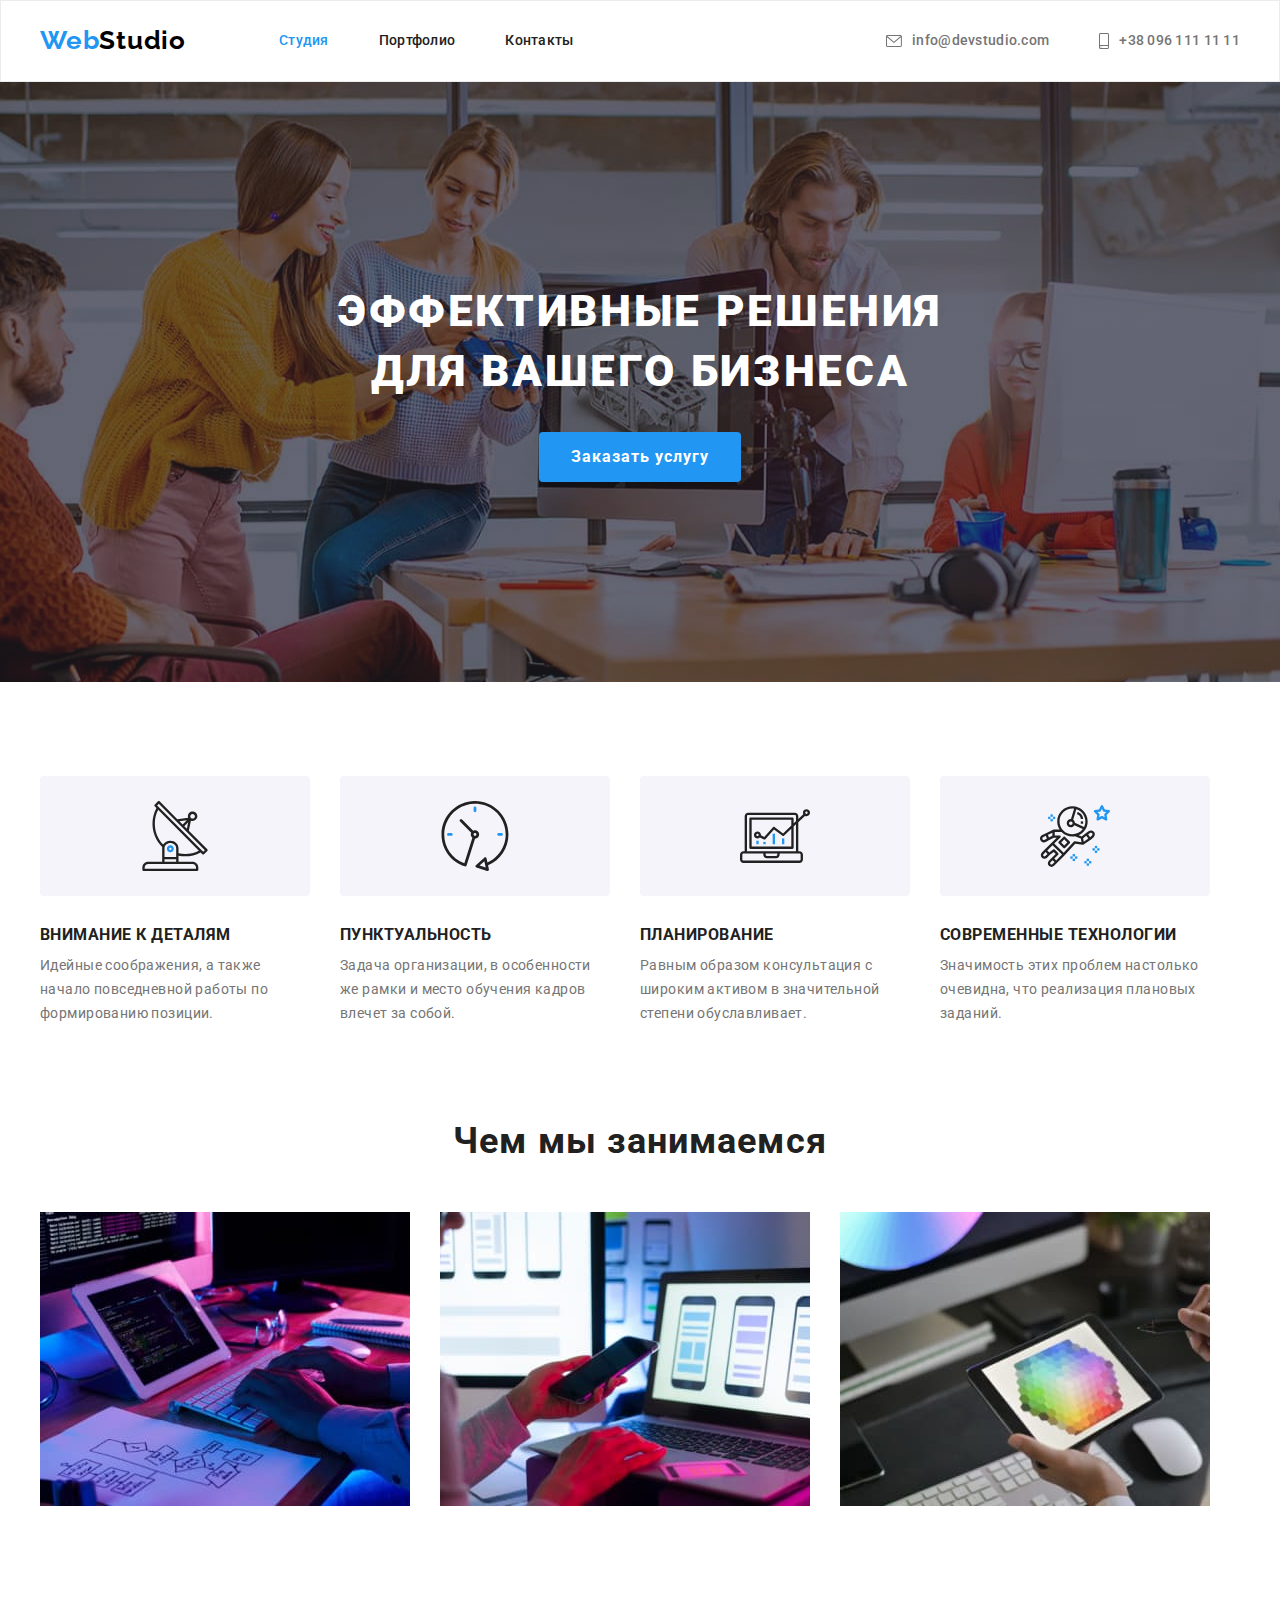
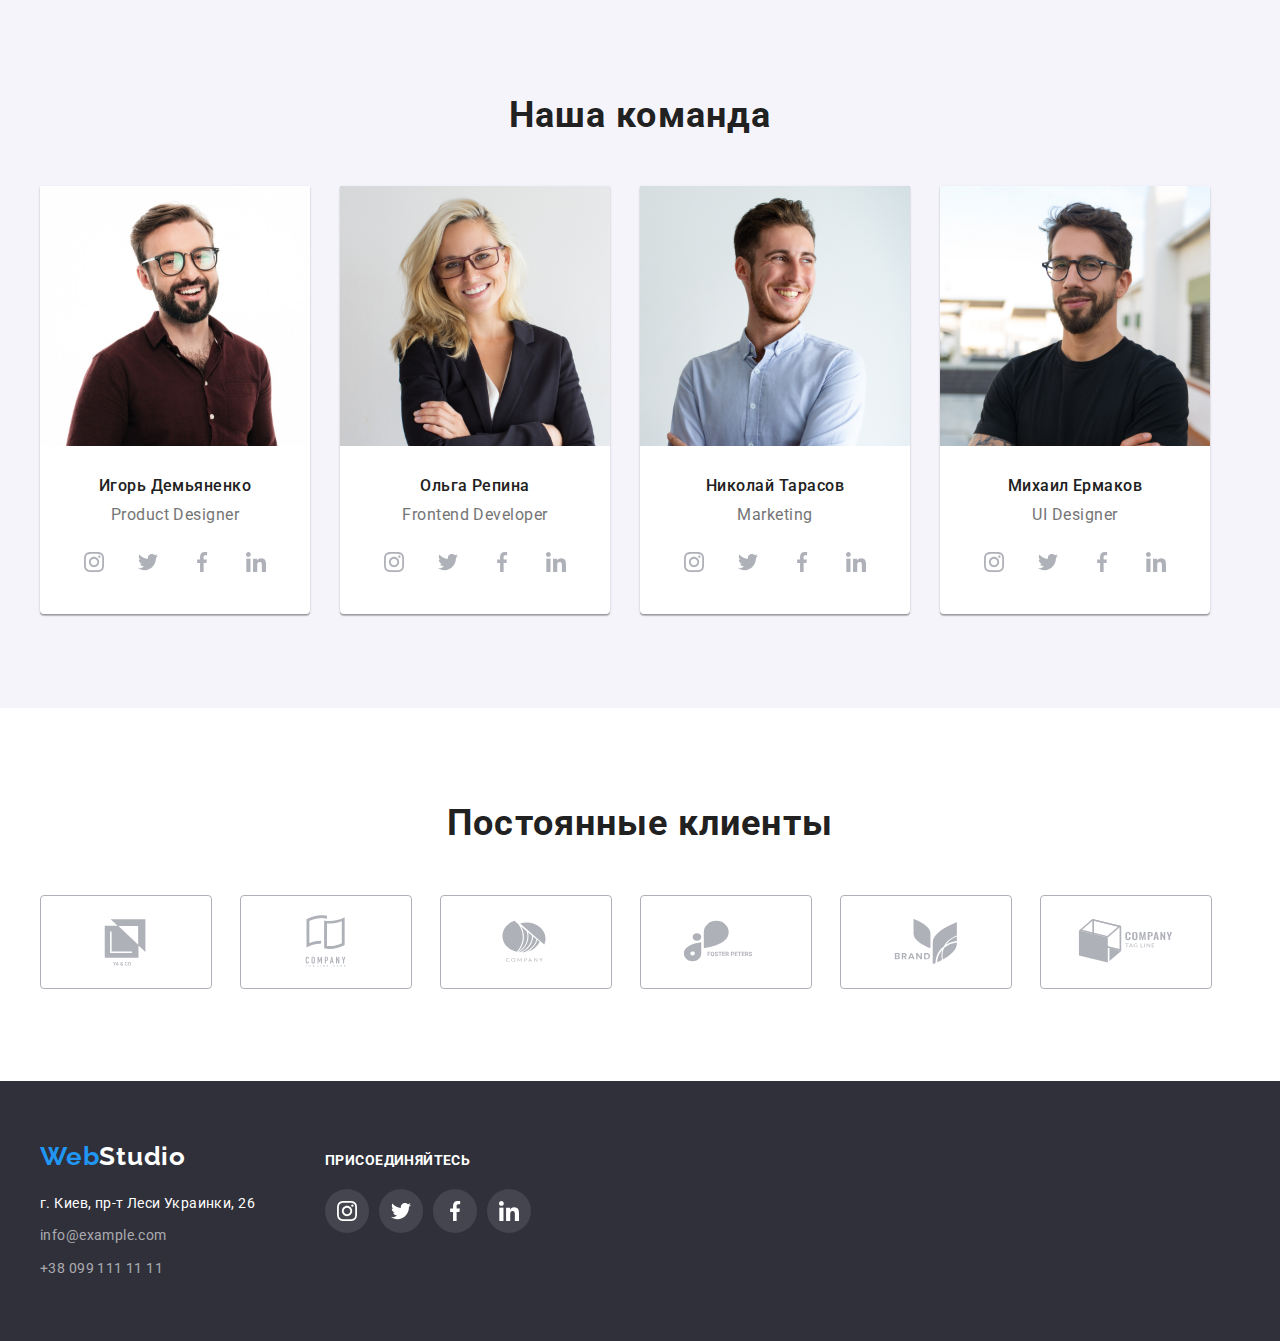
<file: index.html>
<!DOCTYPE html>
<html lang="ru">
  <head>
    <meta charset="UTF-8" />
    <meta http-equiv="X-UA-Compatible" content="IE=edge" />
    <meta name="viewport" content="width=device-width, initial-scale=1.0" />
    <link rel="preconnect" href="https://fonts.googleapis.com" />
    <link rel="preconnect" href="https://fonts.gstatic.com" crossorigin />
    <link
      href="https://fonts.googleapis.com/css2?family=Raleway:wght@700&family=Roboto:wght@400;500;700;900&display=swap"
      rel="stylesheet"
    />
    <link
      rel="stylesheet"
      href="https://cdnjs.cloudflare.com/ajax/libs/modern-normalize/1.1.0/modern-normalize.min.css"
      integrity="sha512-wpPYUAdjBVSE4KJnH1VR1HeZfpl1ub8YT/NKx4PuQ5NmX2tKuGu6U/JRp5y+Y8XG2tV+wKQpNHVUX03MfMFn9Q=="
      crossorigin="anonymous"
      referrerpolicy="no-referrer"
    />
    <link rel="stylesheet" href="./css/styles.css" />
    <title>Студия</title>
  </head>
  <body>
    <header class="header">
      <div class="container">
        <a href="/" class="header-logo" lang="en"
          >Web<span class="header-logo-studio" lang="en">Studio</span></a
        >
        <nav class="header-navigation">
          <ul class="header-navigation-list list">
            <li class="header-navigation-item">
              <a href="" class="header-navigation-link link current">Студия</a>
            </li>
            <li class="header-navigation-item">
              <a href="./portfolio.html" class="header-navigation-link link">Портфолио</a>
            </li>
            <li class="header-navigation-item">
              <a href="" class="header-navigation-link link">Контакты</a>
            </li>
          </ul>
        </nav>
        <ul class="header-list list">
          <li class="header-item">
            <a href="mailto:info@devstudio.com" class="header-link link"><svg class="icon-envelope" width="16" height="12">
              <use href="./img/icons.svg#icon-envelope"></use>
            </svg>info@devstudio.com</a>
          </li>
          <li class="header-item">
            <a href="tel:+380961111111" class="header-link link"><svg class="icon-smartphone" width="10" height="16">
              <use href="./img/icons.svg#icon-smartphone"></use>
            </svg>+38 096 111 11 11</a>
          </li>
        </ul>
      </div>
    </header>
    <main class="main-studio">
      <section class="hero">
        <div class="container">
          <h1 class="hero-title">Эффективные решения для вашего бизнеса</h1>
          <button type="button" class="hero-btn">Заказать услугу</button>
        </div>
      </section>
      <section class="benefits section">
        <div class="container">
          <h2 class="visually-hidden">Наши преимущества</h2>
          <ul class="benefits-list list">
            <li class="benefits-item ">
              <div class="benefits-icon-item">
                  <svg class="benefits-icon" width="70" height="70">
                    <use href="./img/icons.svg#icon-antenna"></use>
                  </svg>
              </div>
              <h3 class="benefits-title">Внимание к деталям</h3>
              <p class="benefits-text">
                Идейные соображения, а также начало повседневной работы по формированию позиции.
              </p>
            </li>
            <li class="benefits-item">
              <div class="benefits-icon-item">
                <svg class="benefits-icon" width="70" height="70">
                  <use href="./img/icons.svg#icon-clock"></use>
                </svg>
              </div>
              <h3 class="benefits-title">Пунктуальность</h3>
              <p class="benefits-text">
                Задача организации, в особенности же рамки и место обучения кадров влечет за собой.
              </p>
            </li>
            <li class="benefits-item">
              <div class="benefits-icon-item">
                <svg class="benefits-icon" width="70" height="70">
                  <use href="./img/icons.svg#icon-diagram"></use>
                </svg>
              </div>
              <h3 class="benefits-title">Планирование</h3>
              <p class="benefits-text">
                Равным образом консультация с широким активом в значительной степени обуславливает.
              </p>
            </li>
            <li class="benefits-item">
              <div class="benefits-icon-item">
                <svg class="benefits-icon" width="70" height="70">
                  <use href="./img/icons.svg#icon-astronaut"></use>
                </svg>
              </div>
              <h3 class="benefits-title">Современные технологии</h3>
              <p class="benefits-text">
                Значимость этих проблем настолько очевидна, что реализация плановых заданий.
              </p>
            </li>
          </ul>
        </div>
      </section>
      <section class="about">
        <div class="container">
          <h2 class="about-title">Чем мы занимаемся</h2>
          <ul class="about-list list">
            <li class="about-item">
              <img
                src="./img/box_1.jpg"
                alt="разработка программного обеспечения"
                width="370"
                height="294"
              />
            </li>
            <li class="about-item">
              <img
                src="./img/box_2.jpg"
                alt="тестирование мобильного приложения"
                width="370"
                height="294"
              />
            </li>
            <li class="about-item">
              <img src="./img/box_3.jpg" alt="работа с палитрой цветов" width="370" height="294" />
            </li>
          </ul>
        </div>
      </section>
      <section class="team section">
        <div class="container">
          <h2 class="team-title">Наша команда</h2>
          <ul class="team-list list">
            <li class="team-item">
              <img src="./img/img_team_1.jpg" alt="Product Designer" width="270" height="260" />
              <div class="container-team-item">
                <h3 class="team-item-title">Игорь Демьяненко</h3>
                <p class="team-item-text" lang="en">Product Designer</p>
                <ul class="team-soc-list list">
                  <li class="team-soc-item">
                    <a href="" class="team-soc-link">
                      <svg class="team-soc-icon" width="20" height="20">
                        <use href="./img/icons.svg#icon-instagram"></use>
                      </svg>
                    </a>
                  </li>
                  <li class="team-soc-item">
                    <a href="" class="team-soc-link"><svg class="team-soc-icon" width="20" height="20">
                      <use href="./img/icons.svg#icon-twitter"></use>
                    </svg></a>
                  </li>
                  <li class="team-soc-item">
                    <a href="" class="team-soc-link"><svg class="team-soc-icon" width="20" height="20">
                      <use href="./img/icons.svg#icon-facebook"></use>
                    </svg></a>
                  </li>
                  <li class="team-soc-item">
                    <a href="" class="team-soc-link"><svg class="team-soc-icon" width="20" height="20">
                      <use href="./img/icons.svg#icon-linkedin"></use>
                    </svg></a>
                  </li>
                </ul>
              </div>
            </li>
            <li class="team-item">
              <img src="./img/img_team_2.jpg" alt="Frontend Developer" width="270" height="260" />
              <div class="container-team-item">
                <h3 class="team-item-title">Ольга Репина</h3>
                <p class="team-item-text" lang="en">Frontend Developer</p>
                <ul class="team-soc-list list">
                  <li class="team-soc-item">
                    <a href="" class="team-soc-link">
                      <svg class="team-soc-icon" width="20" height="20">
                        <use href="./img/icons.svg#icon-instagram"></use>
                      </svg>
                    </a>
                  </li>
                  <li class="team-soc-item">
                    <a href="" class="team-soc-link"><svg class="team-soc-icon" width="20" height="20">
                      <use href="./img/icons.svg#icon-twitter"></use>
                    </svg></a>
                  </li>
                  <li class="team-soc-item">
                    <a href="" class="team-soc-link"><svg class="team-soc-icon" width="20" height="20">
                      <use href="./img/icons.svg#icon-facebook"></use>
                    </svg></a>
                  </li>
                  <li class="team-soc-item">
                    <a href="" class="team-soc-link"><svg class="team-soc-icon" width="20" height="20">
                      <use href="./img/icons.svg#icon-linkedin"></use>
                    </svg></a>
                  </li>
                </ul>
              </div>
            </li>
            <li class="team-item">
              <img src="./img/img_team_3.jpg" alt="Marketing" width="270" height="260" />
              <div class="container-team-item">
                <h3 class="team-item-title">Николай Тарасов</h3>
                <p class="team-item-text" lang="en">Marketing</p>
                <ul class="team-soc-list list">
                  <li class="team-soc-item">
                    <a href="" class="team-soc-link">
                      <svg class="team-soc-icon" width="20" height="20">
                        <use href="./img/icons.svg#icon-instagram"></use>
                      </svg>
                    </a>
                  </li>
                  <li class="team-soc-item">
                    <a href="" class="team-soc-link"><svg class="team-soc-icon" width="20" height="20">
                      <use href="./img/icons.svg#icon-twitter"></use>
                    </svg></a>
                  </li>
                  <li class="team-soc-item">
                    <a href="" class="team-soc-link"><svg class="team-soc-icon" width="20" height="20">
                      <use href="./img/icons.svg#icon-facebook"></use>
                    </svg></a>
                  </li>
                  <li class="team-soc-item">
                    <a href="" class="team-soc-link"><svg class="team-soc-icon" width="20" height="20">
                      <use href="./img/icons.svg#icon-linkedin"></use>
                    </svg></a>
                  </li>
                </ul>
              </div>
            </li>
            <li class="team-item">
              <img src="./img/img_team_4.jpg" alt="UI Designer" width="270" height="260" />
              <div class="container-team-item">
                <h3 class="team-item-title">Михаил Ермаков</h3>
                <p class="team-item-text" lang="en">UI Designer</p>
                <ul class="team-soc-list list">
                  <li class="team-soc-item">
                    <a href="" class="team-soc-link">
                      <svg class="team-soc-icon" width="20" height="20">
                        <use href="./img/icons.svg#icon-instagram"></use>
                      </svg>
                    </a>
                  </li>
                  <li class="team-soc-item">
                    <a href="" class="team-soc-link"><svg class="team-soc-icon" width="20" height="20">
                      <use href="./img/icons.svg#icon-twitter"></use>
                    </svg></a>
                  </li>
                  <li class="team-soc-item">
                    <a href="" class="team-soc-link"><svg class="team-soc-icon" width="20" height="20">
                      <use href="./img/icons.svg#icon-facebook"></use>
                    </svg></a>
                  </li>
                  <li class="team-soc-item">
                    <a href="" class="team-soc-link"><svg class="team-soc-icon" width="20" height="20">
                      <use href="./img/icons.svg#icon-linkedin"></use>
                    </svg></a>
                  </li>
                </ul>
              </div>
            </li>
          </ul>
        </div>
      </section>
      <section class="clients section">
        <div class="container">
          <h2 class="clients-title">Постоянные клиенты</h2>
          <ul class="clients-list list">
            <li class="clients-item">
              <a href="" class="clients-link"><svg class="clients-icon" width="106" height="60">
                <use href="./img/icons.svg#icon-Logo_1"></use>
              </svg></a></li>
            <li class="clients-item">
              <a href="" class="clients-link"><svg class="clients-icon" width="106" height="60">
                <use href="./img/icons.svg#icon-Logo_2"></use>
              </svg></a></li>
            <li class="clients-item">
              <a href="" class="clients-link"><svg class="clients-icon" width="106" height="60">
                <use href="./img/icons.svg#icon-Logo_3"></use>
              </svg></a></li>
            <li class="clients-item">
              <a href="" class="clients-link"><svg class="clients-icon" width="106" height="60">
                <use href="./img/icons.svg#icon-Logo_4"></use>
              </svg></a></li>
            <li class="clients-item">
              <a href="" class="clients-link"><svg class="clients-icon" width="106" height="60">
                <use href="./img/icons.svg#icon-Logo_5"></use>
              </svg></a></li>
            <li class="clients-item">
              <a href="" class="clients-link"><svg class="clients-icon" width="106" height="60">
                <use href="./img/icons.svg#icon-Logo_6"></use>
              </svg></a></li>
          </ul>
        </div>
      </section>
    </main>
    <footer class="footer">
      <div class="container">
        <div>
          <a href="/" class="footer-logo" lang="en"
          >Web<span class="footer-logo-studio" lang="en">Studio</span></a>
          <address class="footer-address">
            <ul class="footer-list list">
              <li class="footer-item">
                <a
                  class="footer-link footer-link-address link"
                  href="https://goo.gl/maps/qoJzxrVLCb3UoENp8"
                  >г. Киев, пр-т Леси Украинки, 26</a>
              </li>
              <li class="footer-item">
                <a class="footer-link link" href="mailto:info@example.com">info@example.com</a>
              </li>
              <li class="footer-item">
                <a class="footer-link link" href="tel:+380991111111">+38 099 111 11 11</a>
              </li>
            </ul>
          </address>
        </div>
        <div class="social">
          <p class="social-title">присоединяйтесь</p>
          <ul class="social-list list">
            <li class="social-item">
              <a href="" class="social-link">
                <svg class="social-icon" width="20" height="20">
                  <use href="./img/icons.svg#icon-instagram"></use>
                </svg>
              </a>
            </li>
            <li class="social-item">
              <a href="" class="social-link"><svg class="social-icon" width="20" height="20">
                <use href="./img/icons.svg#icon-twitter"></use>
              </svg></a>
            </li>
            <li class="social-item">
              <a href="" class="social-link"><svg class="social-icon" width="20" height="20">
                <use href="./img/icons.svg#icon-facebook"></use>
              </svg></a>
            </li>
            <li class="social-item">
              <a href="" class="social-link"><svg class="social-icon" width="20" height="20">
                <use href="./img/icons.svg#icon-linkedin"></use>
              </svg></a>
            </li>
          </ul>
        </div>        
      </div>
    </footer>
  </body>
</html>
</file>
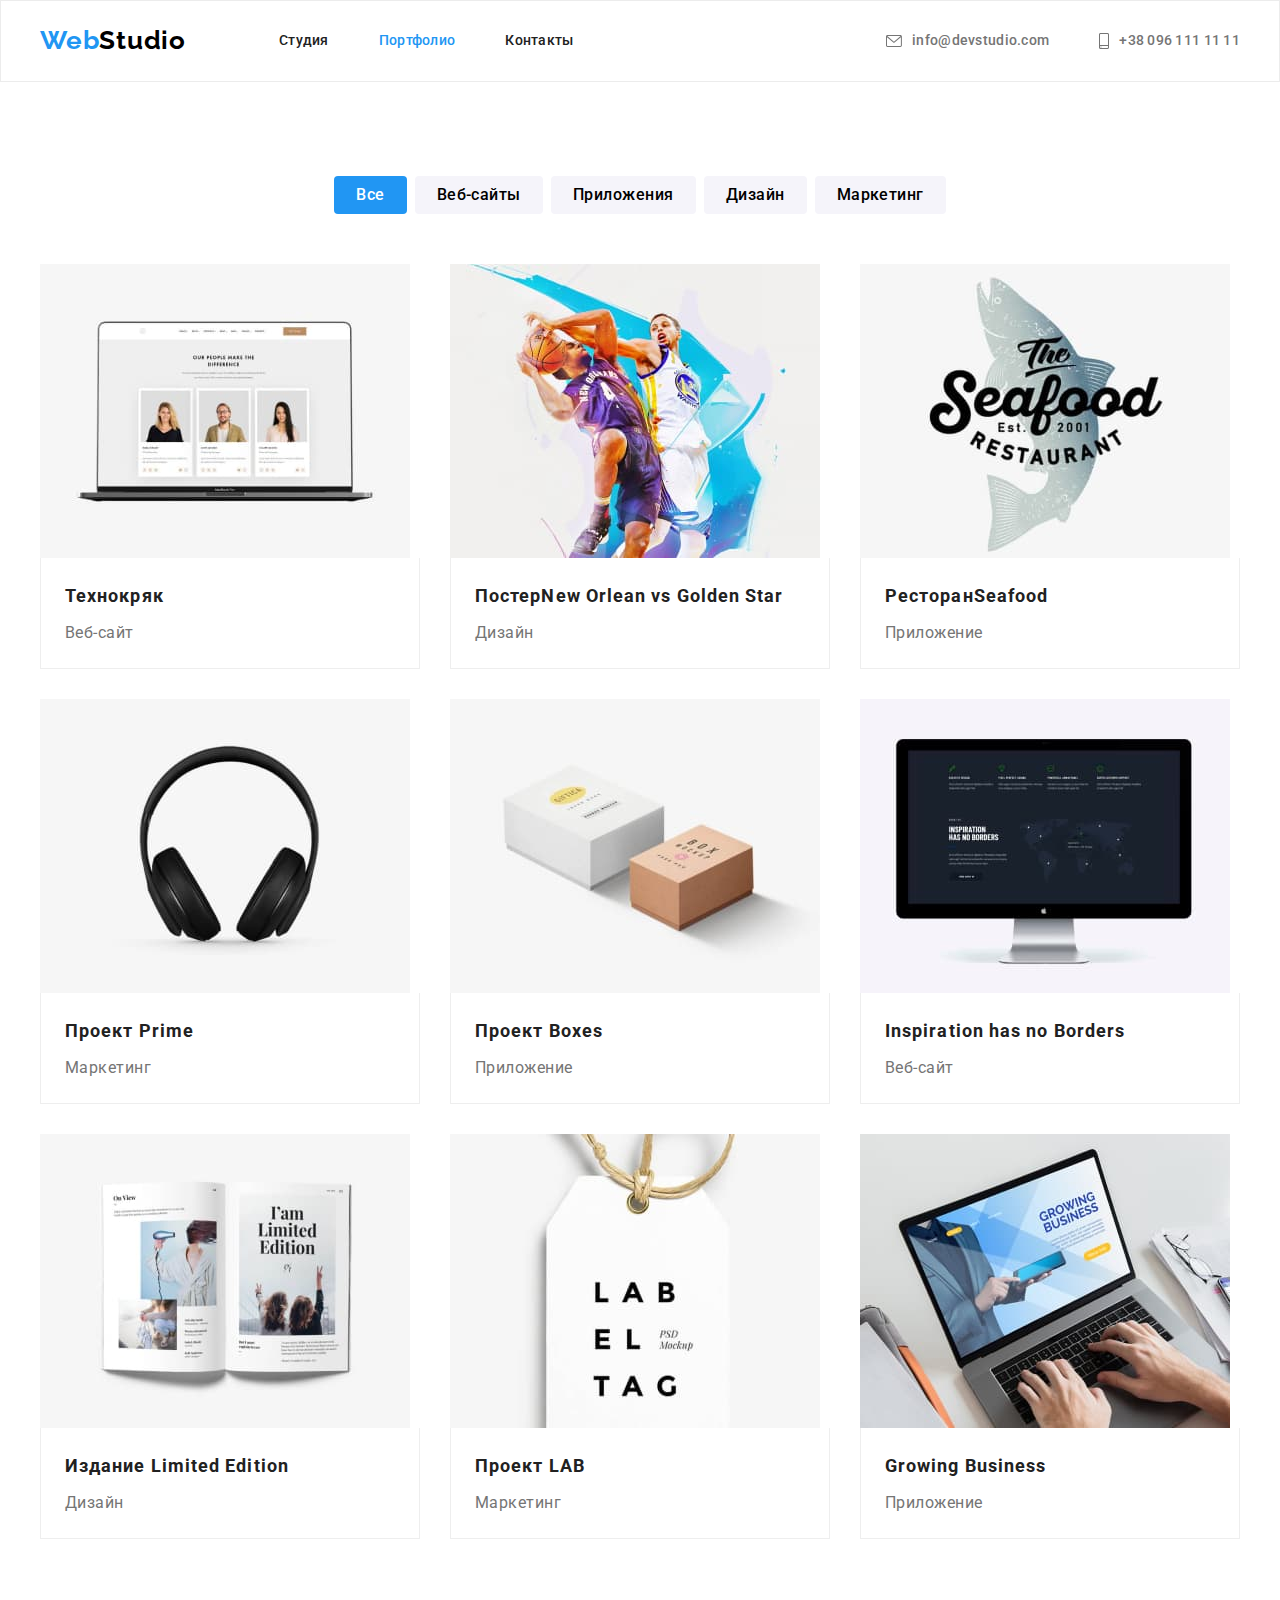
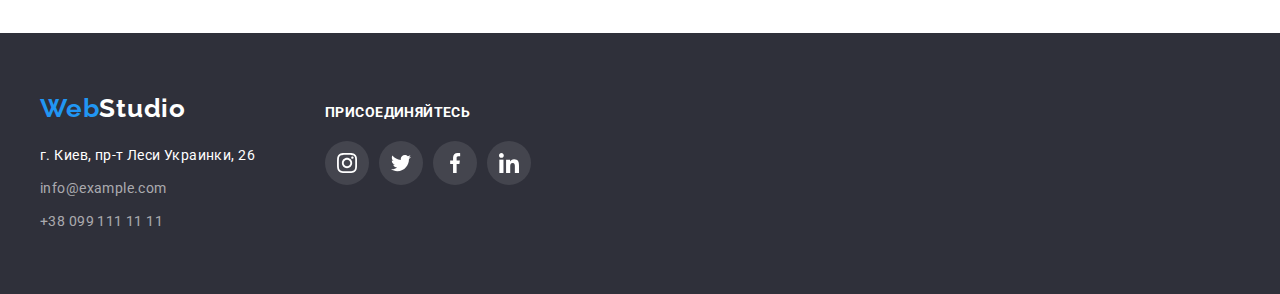
<file: portfolio.html>
<!DOCTYPE html>
<html lang="ru">
  <head>
    <meta charset="UTF-8" />
    <meta http-equiv="X-UA-Compatible" content="IE=edge" />
    <meta name="viewport" content="width=device-width, initial-scale=1.0" />
    <link rel="preconnect" href="https://fonts.googleapis.com" />
    <link rel="preconnect" href="https://fonts.gstatic.com" crossorigin />
    <link
      href="https://fonts.googleapis.com/css2?family=Raleway:wght@700&family=Roboto:wght@400;500;700;900&display=swap"
      rel="stylesheet"
    />
    <link
      rel="stylesheet"
      href="https://cdnjs.cloudflare.com/ajax/libs/modern-normalize/1.1.0/modern-normalize.min.css"
      integrity="sha512-wpPYUAdjBVSE4KJnH1VR1HeZfpl1ub8YT/NKx4PuQ5NmX2tKuGu6U/JRp5y+Y8XG2tV+wKQpNHVUX03MfMFn9Q=="
      crossorigin="anonymous"
      referrerpolicy="no-referrer"
    />
    <link rel="stylesheet" href="./css/styles.css" />
    <title>Портфолио</title>
  </head>
  <body>
    <header class="header">
      <div class="container">
        <a href="/" class="header-logo" lang="en"
          >Web<span class="header-logo-studio" lang="en">Studio</span></a
        >
        <nav class="header-navigation">
          <ul class="header-navigation-list list">
            <li class="header-navigation-item">
              <a href="./index.html" class="header-navigation-link link">Студия</a>
            </li>
            <li class="header-navigation-item">
              <a href="" class="header-navigation-link current link">Портфолио</a>
            </li>
            <li class="header-navigation-item">
              <a href="" class="header-navigation-link link">Контакты</a>
            </li>
          </ul>
        </nav>
        <ul class="header-list list">
          <li class="header-item">
            <a href="mailto:info@devstudio.com" class="header-link link"><svg class="icon-envelope" width="16" height="12">
              <use href="./img/icons.svg#icon-envelope"></use>
            </svg>info@devstudio.com</a>
          </li>
          <li class="header-item">
            <a href="tel:+380961111111" class="header-link link"><svg class="icon-smartphone" width="10" height="16">
              <use href="./img/icons.svg#icon-smartphone"></use>
            </svg>+38 096 111 11 11</a>
          </li>
        </ul>
      </div>
    </header>
    <main class="main-portfolio">
      <section class="portfolio section">
        <div class="container">
          <h1 class="visually-hidden">Наше портфолио</h1>
          <ul class="filters-list list">
            <li class="filters-item">
              <button type="button" class="filters-btn filters-first-btn">Все</button>
            </li>
            <li class="filters-item">
              <button type="button" class="filters-btn">Веб-сайты</button>
            </li>
            <li class="filters-item">
              <button type="button" class="filters-btn">Приложения</button>
            </li>
            <li class="filters-item"><button type="button" class="filters-btn">Дизайн</button></li>
            <li class="filters-item">
              <button type="button" class="filters-btn">Маркетинг</button>
            </li>
          </ul>
          <ul class="projects-list list">
            <li class="projects-item">
              <a href="" class="projects-link">
                <img src="./img/imj_project_1.jpg"
                  alt="Технокряк"
                  width="370"
                  height="294"
                />
                <div class="container-projects-item">
                  <h2 class="projects-title">Технокряк</h2>
                  <p class="projects-text">Веб-сайт</p>
                </div>
              </a>
            </li>
            <li class="projects-item">
              <a href="" class="projects-link">
                <img src="./img/imj_project_2.jpg"
                  alt="Постер New Orlean vs Golden Star" 
                  width="370"
                  height="294"
                />
                <div class="container-projects-item">
                  <h2 class="projects-title">
                    Постер<span lang="en">New Orlean vs Golden Star</span>
                  </h2>
                  <p class="projects-text">Дизайн</p>
                </div>
              </a>
            </li>            
            <li class="projects-item">
              <a href="" class="projects-link">
                <img src="./img/imj_project_3.jpg"
                  alt="Ресторан Seafood"
                  width="370"
                  height="294"
                />
                <div class="container-projects-item">
                  <h2 class="projects-title">Ресторан<span lang="en">Seafood</span></h2>
                  <p class="projects-text">Приложение</p>
                </div>
              </a>
            </li>
            <li class="projects-item">
              <a href="" class="projects-link">
                <img src="./img/imj_project_4.jpg"
                  alt="Проект Prime"
                  width="370"
                  height="294"
                />
                <div class="container-projects-item">
                  <h2 class="projects-title">Проект <span lang="en">Prime</span></h2>
                  <p class="projects-text">Маркетинг</p>
                </div>
              </a>
            </li>
            <li class="projects-item">
              <a href="" class="projects-link">
                <img src="./img/imj_project_5.jpg"
                  alt="Проект Boxes"
                  width="370"
                  height="294"
                />
                <div class="container-projects-item">
                  <h2 class="projects-title">Проект <span lang="en">Boxes</span></h2>
                  <p class="projects-text">Приложение</p>
                </div>
              </a>
            </li>
            <li class="projects-item">
              <a href="" class="projects-link">
                <img src="./img/imj_project_6.jpg"
                  alt="Inspiration has no Borders"
                  width="370"
                  height="294"
                />
                <div class="container-projects-item">
                  <h2 class="projects-title" lang="en">Inspiration has no Borders</h2>
                  <p class="projects-text">Веб-сайт</p>
                </div>
              </a>
            </li>
            <li class="projects-item">
              <a href="" class="projects-link">
                <img src="./img/imj_project_7.jpg"
                  alt="Издание Limited Edition"
                  width="370"
                  height="294"
                />
                <div class="container-projects-item">
                  <h2 class="projects-title">Издание <span lang="en">Limited Edition</span></h2>
                  <p class="projects-text">Дизайн</p>
                </div>
              </a>
            </li>
            <li class="projects-item">
              <a href="" class="projects-link">
                <img src="./img/imj_project_8.jpg"
                  alt="Проект LAB"
                  width="370"
                  height="294"
                />
                <div class="container-projects-item">
                  <h2 class="projects-title">Проект <span lang="en">LAB</span></h2>
                  <p class="projects-text">Маркетинг</p>
                </div>
              </a>
            </li>
            <li class="projects-item">
              <a href="" class="projects-link">
                <img src="./img/imj_project_9.jpg"
                  alt="Growing Business"
                  width="370"
                  height="294"
                />
                <div class="container-projects-item">
                  <h2 class="projects-title" lang="en">Growing Business</h2>
                  <p class="projects-text">Приложение</p>
                </div>
              </a>
            </li>
          </ul>
        </div>
      </section>
    </main>
    <footer class="footer">
      <div class="container">
        <div>
          <a href="/" class="footer-logo" lang="en"
          >Web<span class="footer-logo-studio" lang="en">Studio</span></a>
          <address class="footer-address">
            <ul class="footer-list list">
              <li class="footer-item">
                <a
                  class="footer-link footer-link-address link"
                  href="https://goo.gl/maps/qoJzxrVLCb3UoENp8"
                  >г. Киев, пр-т Леси Украинки, 26</a>
              </li>
              <li class="footer-item">
                <a class="footer-link link" href="mailto:info@example.com">info@example.com</a>
              </li>
              <li class="footer-item">
                <a class="footer-link link" href="tel:+380991111111">+38 099 111 11 11</a>
              </li>
            </ul>
          </address>
        </div>
        <div class="social">
          <p class="social-title">присоединяйтесь</p>
          <ul class="social-list list">
            <li class="social-item">
              <a href="" class="social-link">
                <svg class="social-icon" width="20" height="20">
                  <use href="./img/icons.svg#icon-instagram"></use>
                </svg>
              </a>
            </li>
            <li class="social-item">
              <a href="" class="social-link"><svg class="social-icon" width="20" height="20">
                <use href="./img/icons.svg#icon-twitter"></use>
              </svg></a>
            </li>
            <li class="social-item">
              <a href="" class="social-link"><svg class="social-icon" width="20" height="20">
                <use href="./img/icons.svg#icon-facebook"></use>
              </svg></a>
            </li>
            <li class="social-item">
              <a href="" class="social-link"><svg class="social-icon" width="20" height="20">
                <use href="./img/icons.svg#icon-linkedin"></use>
              </svg></a>
            </li>
          </ul>
        </div>
      </div>
    </footer>
  </body>
</html>
</file>
<file: css/styles.css>
:root{
    --main-text-color: #212121;
    --second-text-color: #757575;
    --main-btn-color: #2196F3;
    --second-btn-color: #188CE8;
    --accent-color: #2196F3;
    --logo-color-studio: #000000;
    --main-backgroun-color: #FFFFFF;
    --second-backgroun-color: #2F303A;
    --third-backgroun-color: #F5F4FA;
    --backgroun-text-color: #FFFFFF;
    --footer-link: rgba(255, 255, 255, 0.6);
    --border-color:#ECECEC;
    --border-bottom-color: #EEEEEE;
}
body {
    font-family: 'Roboto', sans-serif;
    font-size: 14px;
    color: var(--main-text-color);
    margin: 0;
}
h1,
h2,
h3,
h4,
h5,
h6,
p {
    margin: 0;
}
ol, ul {
    padding-left: 0;
    margin: 0;
}
button {
    cursor: pointer;
    border: 0;
    display: block;
    text-align: center;
}
img {
    display: block;
    max-width: 100%;
    height: auto;
}
.container {
    width: 1200px;
    padding-left: 15px;
    padding-right: 15px;
    margin: 0 auto;
    margin-left: auto;
    margin-right: auto;
}
.section {
    padding-top: 94px;
    padding-bottom: 94px;
}
.list{
    list-style: none;
    padding: 0;
    margin: 0;
}
.link {
    text-decoration: none;
} 
.link:hover,
.link:focus {
    color: var(--accent-color);
}
.visually-hidden {
    position: absolute;
    white-space: nowrap;
    width: 1px;
    height: 1px;
    overflow: hidden;
    border: 0;
    padding: 0;
    clip: rect(0 0 0 0);
    clip-path: inset(50%);
    margin: -1px;
}

/* -------------------HEADER------------------- */
.header{
    background: var(--main-backgroun-color);
    border: 1px solid var(--border-color);
    margin: 0 auto;
}
.header .container {
    display: flex;
    align-items: center;
}
.header-logo {
    font-family: 'Raleway',sans-serif;
    font-weight: 700;
    font-size: 26px;
    line-height: 1.19;
    letter-spacing: 0.03em;
    text-decoration: none;
    color: var(--accent-color);
    padding-top: 24px;
    padding-bottom: 25px;
    display: block;
}
.header-logo-studio{
    color: var(--logo-color-studio);
}
.header-navigation-list{
    margin-left: 93px;
    display: flex;
}
.header-navigation-item:not(:first-child){
    margin-left: 50px;
}
.header-navigation-link.current{
    color: var(--accent-color)
}
.header-navigation-link {
    color: inherit;
    font-weight: 500;
    line-height: 1.14;
    letter-spacing: 0.02em;
    display: block;
    padding-top: 32px;
    padding-bottom: 32px;
}
.header-list{
    display: flex;
    margin-left: auto;
}
.header-item:not(:first-child){
    margin-left: 50px;
}
.header-link{
    font-weight: 500;
    line-height: 1.14;
    letter-spacing: 0.02em;
    color: var(--second-text-color);
    align-items: center;
    display: flex;
    padding-top: 32px;
    padding-bottom: 32px;
}
.icon-envelope,
.icon-smartphone{
    margin-right: 10px;
    background-position: center;
    background-size: contain;
    fill: currentColor;
}
.header-link:hover .icon-envelope,
.header-link:focus .icon-envelope{
    fill: var(--accent-color);
}


/* -------------------HERO------------------- */
.hero {
    background: var(--second-backgroun-color);
    padding-top: 200px;
    padding-bottom: 200px;
    max-width: 1600px;
    background-repeat: no-repeat;
    background-size: cover;
    background-position: center;
    margin: 0 auto;
    background-image: linear-gradient(
      rgba(47, 48, 58, 0.4),
      rgba(47, 48, 58, 0.4)),
      url(../img/hero_bg.jpg);
}
.hero-title{
    font-weight: 900;
    font-size: 44px;
    line-height: 1.36;
    text-align: center;
    letter-spacing: 0.06em;
    text-transform: uppercase;
    color: var(--backgroun-text-color);
    width: 696px;
    margin-bottom: 30px;
    margin-left: auto;
    margin-right: auto;
}
.hero-btn{
    background: var(--main-btn-color);
    box-shadow: 0px 4px 4px rgba(0, 0, 0, 0.15);
    border-radius: 4px;
    font-family: inherit;
    font-weight: 700;
    font-size: 16px;
    line-height: 1.88;
    display: flex;
    align-items: center;
    letter-spacing: 0.06em;
    color: var(--backgroun-text-color);
    margin: 0 auto;
    min-width: 200px;
    padding: 10px 32px;
}
.hero-btn:hover,
.hero-btn:focus {
    background: var(--second-btn-color);
}

/* ----------------BENEFITS---------------- */
.benefits-list {
    display: flex;    
}
.benefits-item{
    max-width: 270px;    
}
.benefits-icon-item{
    display: flex;
    height: 120px;
    background: #F5F4FA;
    border-radius: 4px;    
    margin-bottom: 30px;
    background-position: center;
    justify-content: center;
    align-items: center;
}
.benefits-icon{
    display: block;
}
.benefits-item:not(:last-child) {
    margin-right: 30px;
}
.benefits-title {
    line-height: 1.14;
    letter-spacing: 0.03em;
    text-transform: uppercase;
    margin-bottom: 10px;
}
.benefits-text{
    line-height: 1.71;
    letter-spacing: 0.03em;
    color: var(--second-text-color);
}

/* ----------------ABOUT---------------- */
.about{
    padding-bottom: 94px;
}
.about-title{
    font-size: 36px;
    line-height: 1.17;
    text-align: center;
    letter-spacing: 0.03em;
    margin-bottom: 50px;
}
.about-list {
    display: flex;
    align-items: center;
}
.about-item + .about-item{
    margin-left: 30px;
}

/* ----------------TEAM---------------- */
.team {
    background: var(--third-backgroun-color);
}
.team-title{
    font-size: 36px;
    line-height: 1.17;
    text-align: center;
    letter-spacing: 0.03em;
    margin-bottom: 50px;
}
.team-list{
    display: flex;
}
.team-item{
    background: var(--main-backgroun-color);
    box-shadow: 0px 1px 3px rgba(0, 0, 0, 0.12),
    0px 1px 1px rgba(0, 0, 0, 0.14),
    0px 2px 1px rgba(0, 0, 0, 0.2);
    border-radius: 0px 0px 4px 4px;
    width: 270px;
}
.team-item:not(:last-child) {
    margin-right: 30px;
}
.container-team-item{
    padding-top: 30px;
    padding-bottom: 30px;
}
.team-item-title{
    font-weight: 500;
    font-size: 16px;
    line-height: 1.19;
    text-align: center;
    letter-spacing: 0.03em;
    margin-bottom: 10px;
}
.team-item-text{
    font-weight: 400;
    font-size: 16px;
    line-height: 1.19;
    text-align: center;
    letter-spacing: 0.03em;
    color: var(--second-text-color);
    margin-bottom: 16px;
}
.team-soc-list {
    display: flex;
    justify-content: center;
}
.team-soc-item + .team-soc-item {
    margin-left: 10px;
}
.team-soc-link {
    width: 44px;
    height: 44px;
    border-radius: 50%;
    display: flex;
    justify-content: center;
    align-items: center;
}
.team-soc-icon{
    fill: #AFB1B8;
}
.team-soc-link:hover,
.team-soc-link:focus{
    background-color: #2196F3;
}
.team-soc-link:hover .team-soc-icon,
.team-soc-link:focus .team-soc-icon{  
    fill: #FFFFFF;
}
/* -----------------CLIENTS----------------- */
.clients-title{
    font-size: 36px;
    line-height: 1.17;
    text-align: center;
    letter-spacing: 0.03em;
    margin-bottom: 50px;
}
.clients-list{
    display: flex;    
}
.clients-item{
    width: 170px;
    height: 92px;
    box-sizing: border-box;
    /* border-radius: 4px; */
}
.clients-item:not(:last-child) {
    margin-right: 30px;
}
.clients-link{
    display: flex;
    width: 100%;
    height: 100%;
    justify-content: center;
    align-items: center;
    border: 1px solid rgba(175, 177, 184, 1);
    border-radius: 4px;
}
.clients-link:hover,
.clients-link:focus{
    border: 1px solid var(--accent-color);
}
.clients-icon{
    display: block;
    fill:rgba(175, 177, 184, 1);      
}
.clients-link:hover .clients-icon,
.clients-link:focus .clients-icon{
    fill: var(--accent-color);
} 


/* ----------------FOOTER---------------- */
.footer{
    background: var(--second-backgroun-color);
    padding-top: 60px;
    padding-bottom: 60px;
}
.footer .container {
    display: flex;
    align-items: baseline;
}
.footer-logo{
    font-family: 'Raleway',sans-serif;
    font-weight: 700;
    font-size: 26px;
    line-height: 1.19;
    letter-spacing: 0.03em;
    text-decoration: none;
    color: var(--accent-color);
    display: inline-block;
    margin-bottom: 20px;
}
.footer-logo-studio{
    color: var(--backgroun-text-color);
}
.footer-address{
    font-style: normal;
}
.footer-item:not(:last-child) {
    margin-bottom: 9px;
}
.footer-link{
    line-height: 1.71;
    letter-spacing: 0.03em;
    color: var(--footer-link)
}
.footer-link-address{
    color: var(--backgroun-text-color);
}
.social{
    margin-left: 70px;
}
.social-title{
    font-weight: 700;
    font-size: 14px;
    line-height: 1.14;
    letter-spacing: 0.03em;
    text-transform: uppercase;
    color: var(--main-backgroun-color);
    margin-bottom: 20px;
}
.social-list {
    display: flex;
    justify-content: center;
}
.social-item + .social-item {
    margin-left: 10px;
}
.social-link {
    display: flex;
    width: 44px;
    height: 44px;
    border-radius: 50%;
    background-color: rgba(255, 255, 255, 0.1);
    justify-content: center;
    align-items: center;
}
.social-icon{
    fill: var(--backgroun-text-color);
}
.social-link:hover,
.social-link:focus{
    background-color: #2196F3;
}


/* ----------------PORTFOLIO---------------- */
.filters-list{
    display: flex;
    flex-wrap: wrap;
    justify-content: center;
    margin-bottom: 50px;
}
.filters-item:not(:first-child) {
    margin-left: 8px;
}
.filters-btn {
    font-family: inherit;
    font-weight: 500;
    font-size: 16px;
    line-height: 1.63;
    text-align: center;
    letter-spacing: 0.03em;
    background: var(--third-backgroun-color);
    border-radius: 4px;
    padding: 6px 22px;
}
.filters-btn:hover,
.filters-btn:focus {
    background: var(--main-btn-color);
    box-shadow: 0px 3px 1px rgba(0, 0, 0, 0.1),
                0px 1px 2px rgba(0, 0, 0, 0.08),
                0px 2px 2px rgba(0, 0, 0, 0.12);
    color: var(--backgroun-text-color);
}
.filters-first-btn {
    background: var(--main-btn-color);
    color: var(--backgroun-text-color);
}
.projects-list{
    display: flex;
    justify-content: center;
    flex-wrap: wrap;
    margin-left: -30px;
    margin-top: -30px;
}
.projects-item{
    background: var(--main-backgroun-color);
    width: calc(100% / 3 - 30px);
    margin-left: 30px;
    margin-top: 30px;
}
.projects-link{
    display: block;
    color: inherit;
    text-decoration: none;

}
.projects-link:hover,
.projects-link:focus{
box-shadow: 0px 1px 1px rgba(0, 0, 0, 0.12), 0px 4px 4px rgba(0, 0, 0, 0.06), 1px 4px 6px rgba(0, 0, 0, 0.16);
}   
.container-projects-item{
    padding: 20px 24px;
    border: 1px solid var(--border-bottom-color);
    border-top: 0;
}
.projects-title {
    font-size: 18px;
    line-height: 2;
    letter-spacing: 0.06em;
    margin-bottom: 4px;       
}
.projects-text{
    font-size: 16px;
    line-height: 1.88;
    letter-spacing: 0.03em;
    color: var(--second-text-color);
}
</file>
